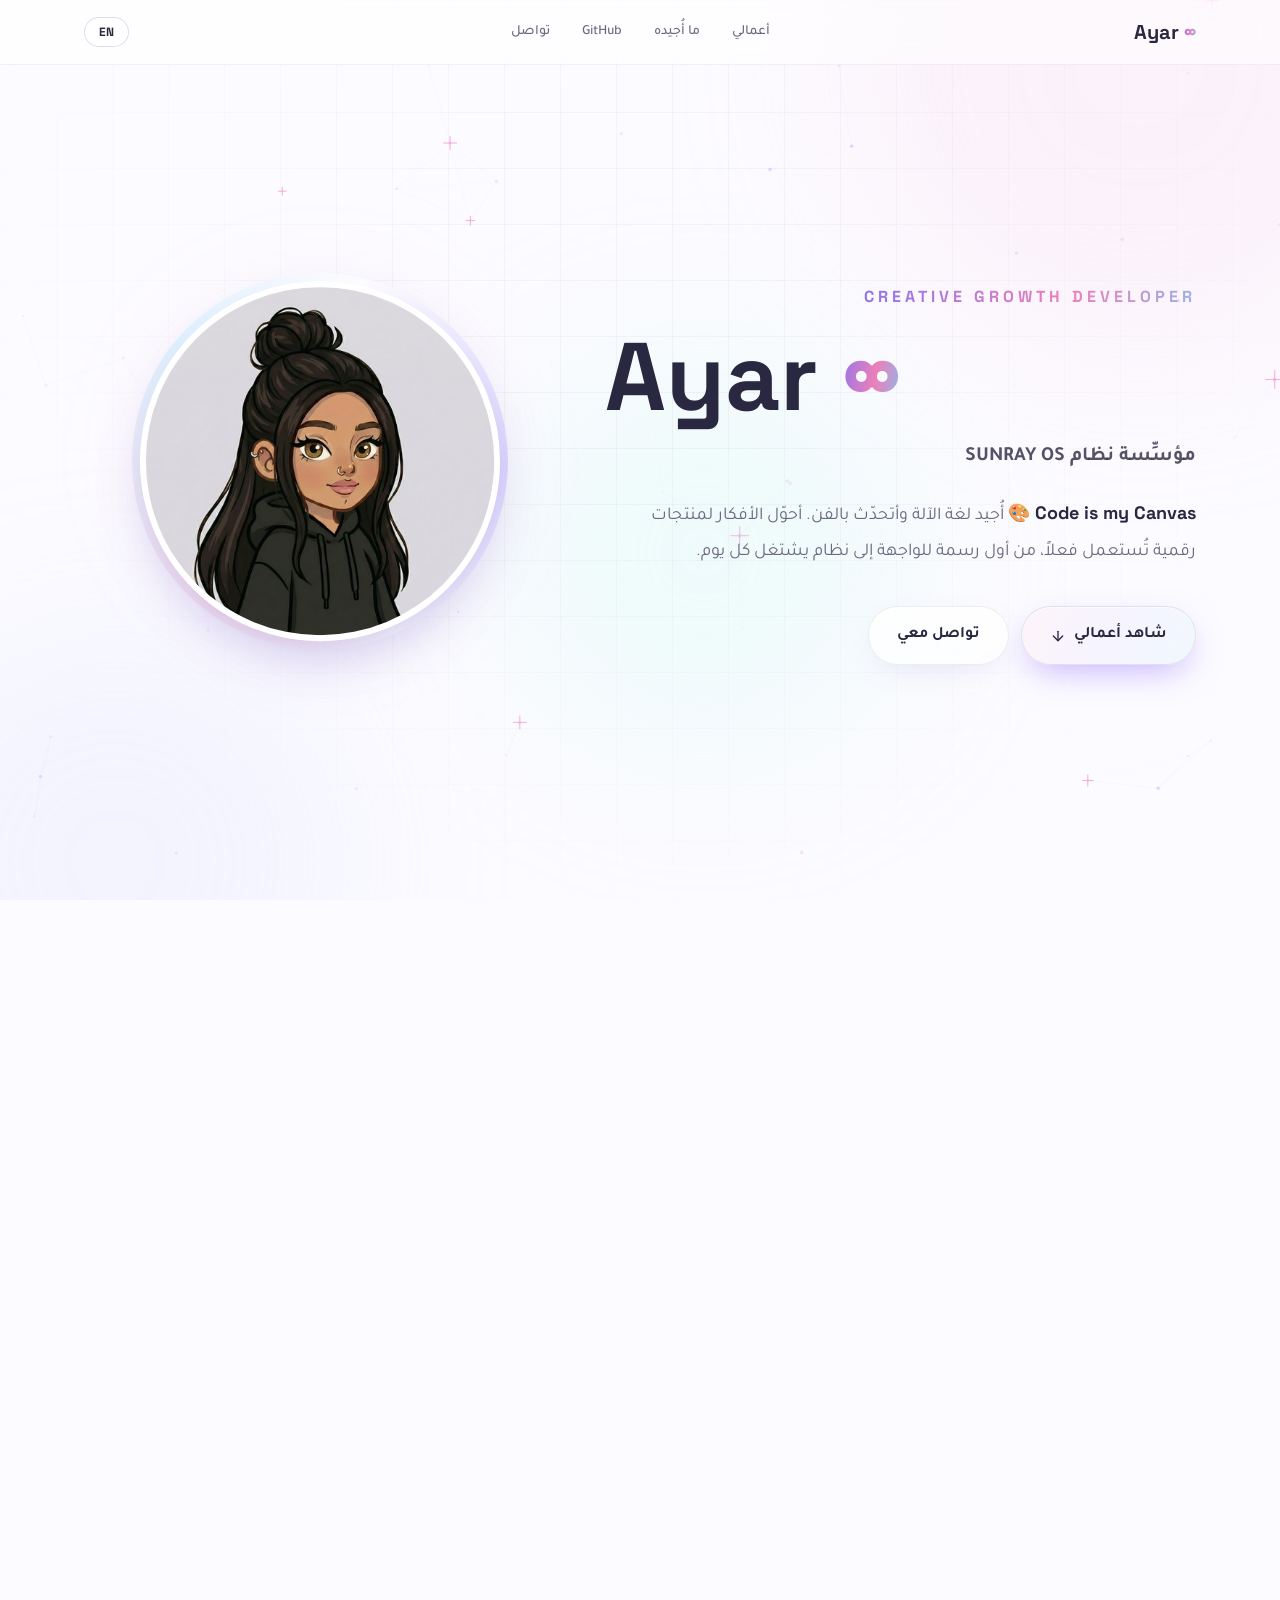
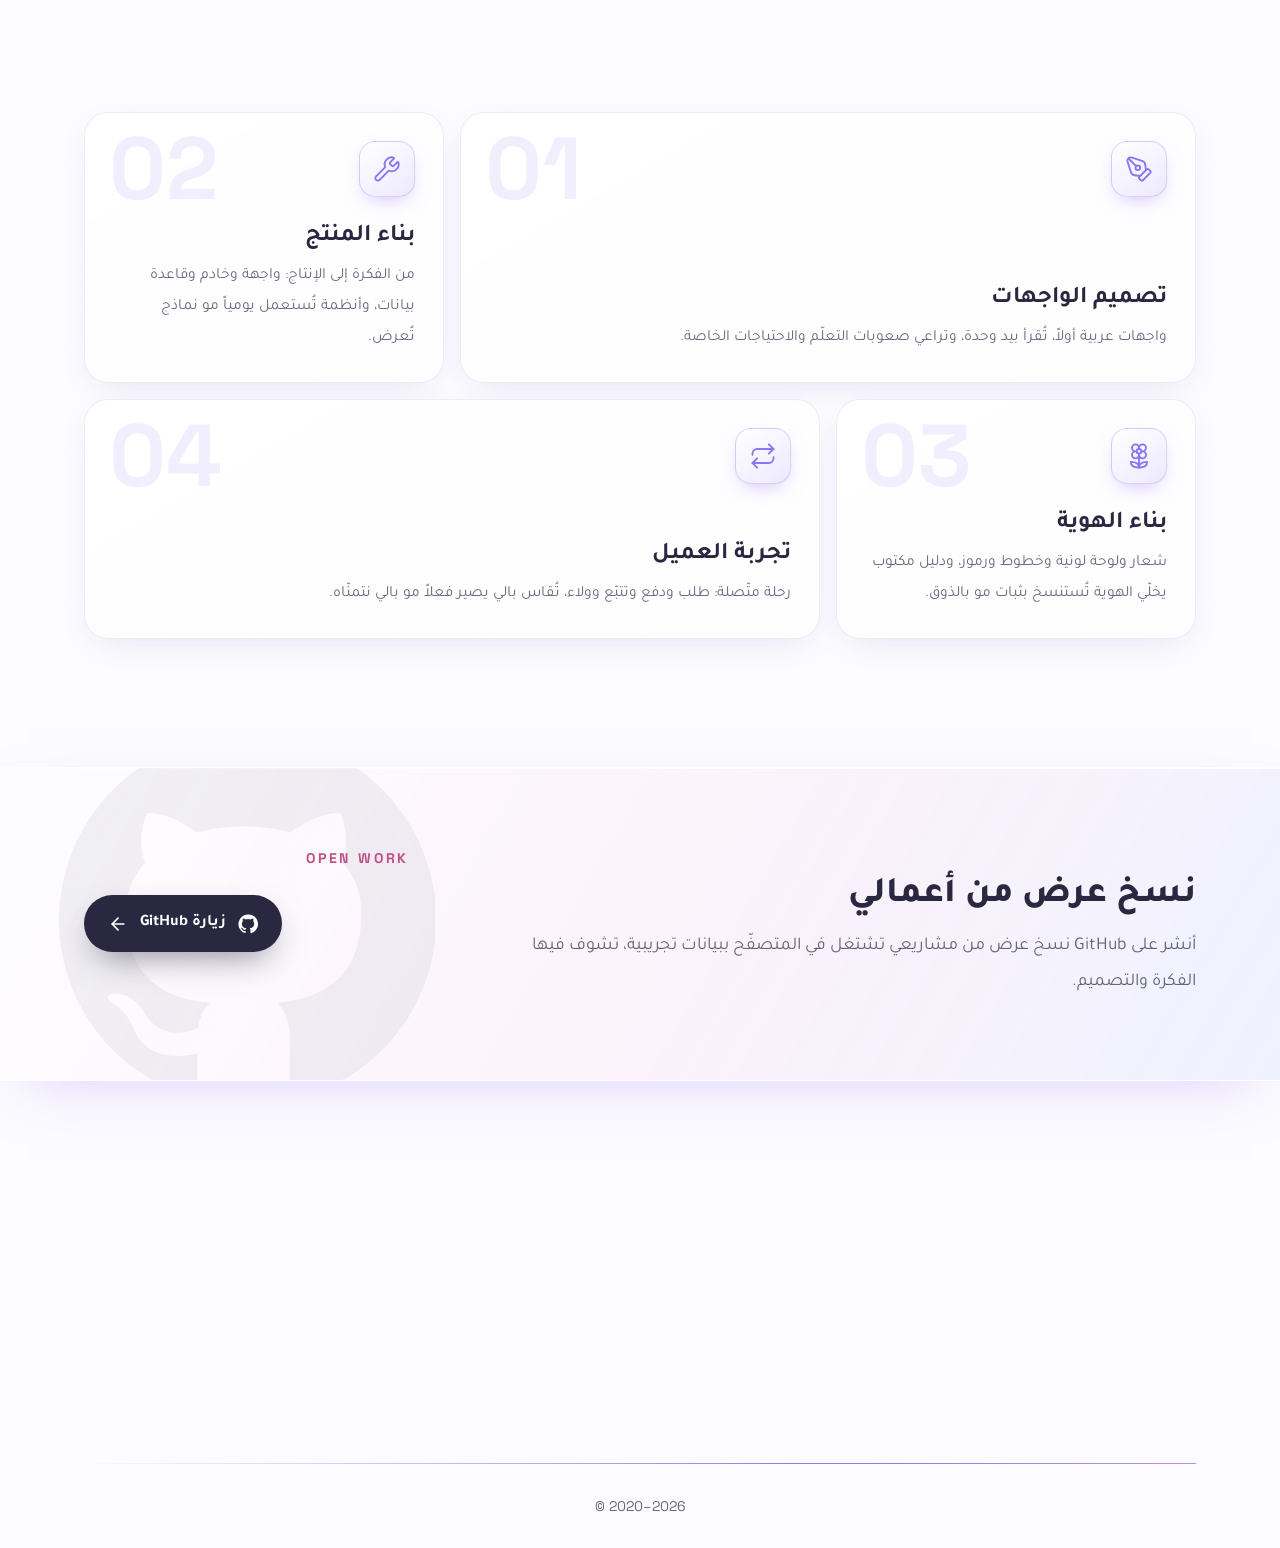
<file: index.html>
<!doctype html>
<html lang="ar" dir="rtl" style="background:#fcfbff">
  <head>
    <meta charset="UTF-8" />
    <meta name="viewport" content="width=device-width, initial-scale=1.0, viewport-fit=cover" />
    <title>Ayar ∞</title>
    <meta name="description" content="Code is my Canvas — أحوّل الأفكار لمنتجات رقمية تُستعمل فعلاً." />
    <meta name="theme-color" content="#fcfbff" />
    <meta property="og:type" content="website" />
    <meta property="og:title" content="Ayar ∞" />
    <meta property="og:description" content="Code is my Canvas 🎨" />
    <meta property="og:image" content="/og.jpg" />
    <meta name="twitter:card" content="summary_large_image" />
    <link rel="icon" href="/apple-touch-icon.png" />
    <link rel="apple-touch-icon" href="/apple-touch-icon.png" />
    <link rel="preconnect" href="https://fonts.googleapis.com" />
    <link rel="preconnect" href="https://fonts.gstatic.com" crossorigin />
    <link href="https://fonts.googleapis.com/css2?family=Tajawal:wght@400;500;700;800&family=Space+Grotesk:wght@500;700&display=swap" rel="stylesheet" />
    <!-- اللغة قبل أول رسم: لا وميض -->
    <script>
      try { if (localStorage.getItem('ayar-lang') === 'en') { document.documentElement.lang = 'en'; document.documentElement.dir = 'ltr'; } } catch (e) {}
    </script>
    <script type="module" crossorigin src="/assets/index-CkDavz5M.js"></script>
    <link rel="stylesheet" crossorigin href="/assets/index-BRfjnKB8.css">
  </head>
  <body>
    <div id="root"></div>
  </body>
</html>
</file>
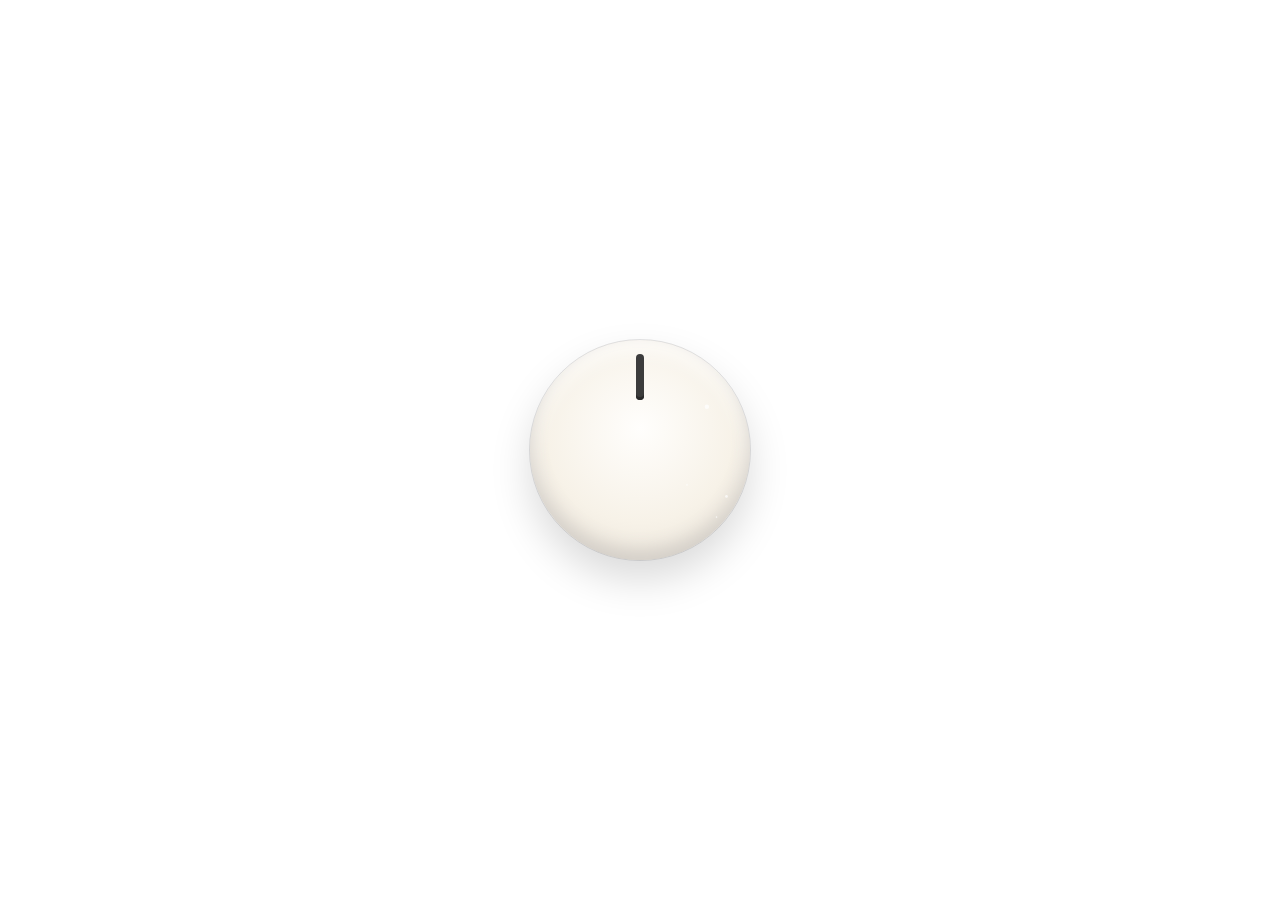
<file: works/candle.html>
<!doctype html>
<html lang="ar" dir="rtl">
<head>
<meta charset="utf-8">
<meta name="viewport" content="width=device-width,initial-scale=1">
<title>شمعة الشتاء · Ayar ∞</title>
<!-- 🕯️ الشمعة نفسها حرفياً من صفحة الشتاء (WN.HTML): الجسم والفتيل واللهب والثلج وضغطة الإشعال.
     بلا نصوص ولا شعار ولا روابط ولا خريطة. -->
<style>
:root{ --bg:#f7f7fb; --text:#1a1d24; }
*{box-sizing:border-box} html,body{margin:0;height:100%}
body{ background:transparent;color:var(--text); overflow:hidden; display:grid; place-items:center; }
#snow{position:fixed;inset:0;z-index:55;pointer-events:none}

/* --- الشمعة --- */
.candle{ appearance:none;background:none;border:none;padding:0;cursor:pointer; width:min(50vw,220px);height:min(50vw,220px); position:relative;border-radius:50%; background:radial-gradient(circle at 50% 40%, #fffefc 0%, #f7f2e8 55%, #e5ded4 100%); box-shadow: 0 20px 40px #00000025, inset 0 -10px 18px #d3cec7, inset 0 10px 20px #ffffffcc; outline:1px solid color-mix(in oklab,var(--text) 12%,transparent); z-index:50; touch-action:none; transition:transform .3s ease; }
.wick{position:absolute;top:14px;left:50%;transform:translateX(-50%);width:8px;height:46px;border-radius:8px;background:#3c3c3c;box-shadow:inset 0 -3px 0 #2a2a2a;}
.flame{ position:absolute;top:4px;left:50%; transform:translate(-50%,-24px) scale(0); width:34px;height:58px;border-radius:50% 50% 42% 42%; background:radial-gradient(ellipse at 50% 60%,#fff6c7,#ffca52 60%,#ff9a3c 90%); filter:blur(.25px) drop-shadow(0 0 22px #ffde6a) drop-shadow(0 0 44px #ffde6a); transform-origin:50% 100%; animation:flame .12s infinite alternate ease-in-out; }
@keyframes flame{to{transform:translate(-50%,-24px) scale(1.05) rotate(-1.5deg)}}
.candle.lit .flame{transform:translate(-50%,-24px) scale(1)}
</style>
</head>
<body>
<canvas id="snow"></canvas>

<button id="candle" class="candle" aria-label="أشعل الشمعة"><span class="wick"></span><span id="flame" class="flame" hidden></span></button>

<script>
const root=document.documentElement;

// الثلج
(function(){const c=document.getElementById('snow');if(!c)return;const ctx=c.getContext('2d');let W,H,flakes=[];
  function r(){c.width=W=innerWidth;c.height=H=innerHeight;flakes=Array.from({length:Math.min(260,W*H/14000)},()=>({x:Math.random()*W,y:Math.random()*H,r:Math.random()*1.9+.7,s:Math.random()+0.35}));}
  function d(){ctx.clearRect(0,0,W,H);ctx.fillStyle=root.classList.contains('dark')?"rgba(255,255,255,.95)":"rgba(255,255,255,.70)";
  flakes.forEach(f=>{f.y+=f.s;if(f.y>H)f.y=-6;ctx.beginPath();ctx.arc(f.x,f.y,f.r,0,6.28);ctx.fill()});requestAnimationFrame(d)}
  addEventListener('resize',r);r();d();})();

// الشمعة
const candle=document.getElementById('candle'), flame=document.getElementById('flame');
candle.addEventListener('click', ()=>{
  if(candle.classList.contains('lit')) return;
  candle.classList.add('lit'); flame.hidden=false;
});
</script>
</body>
</html>
</file>
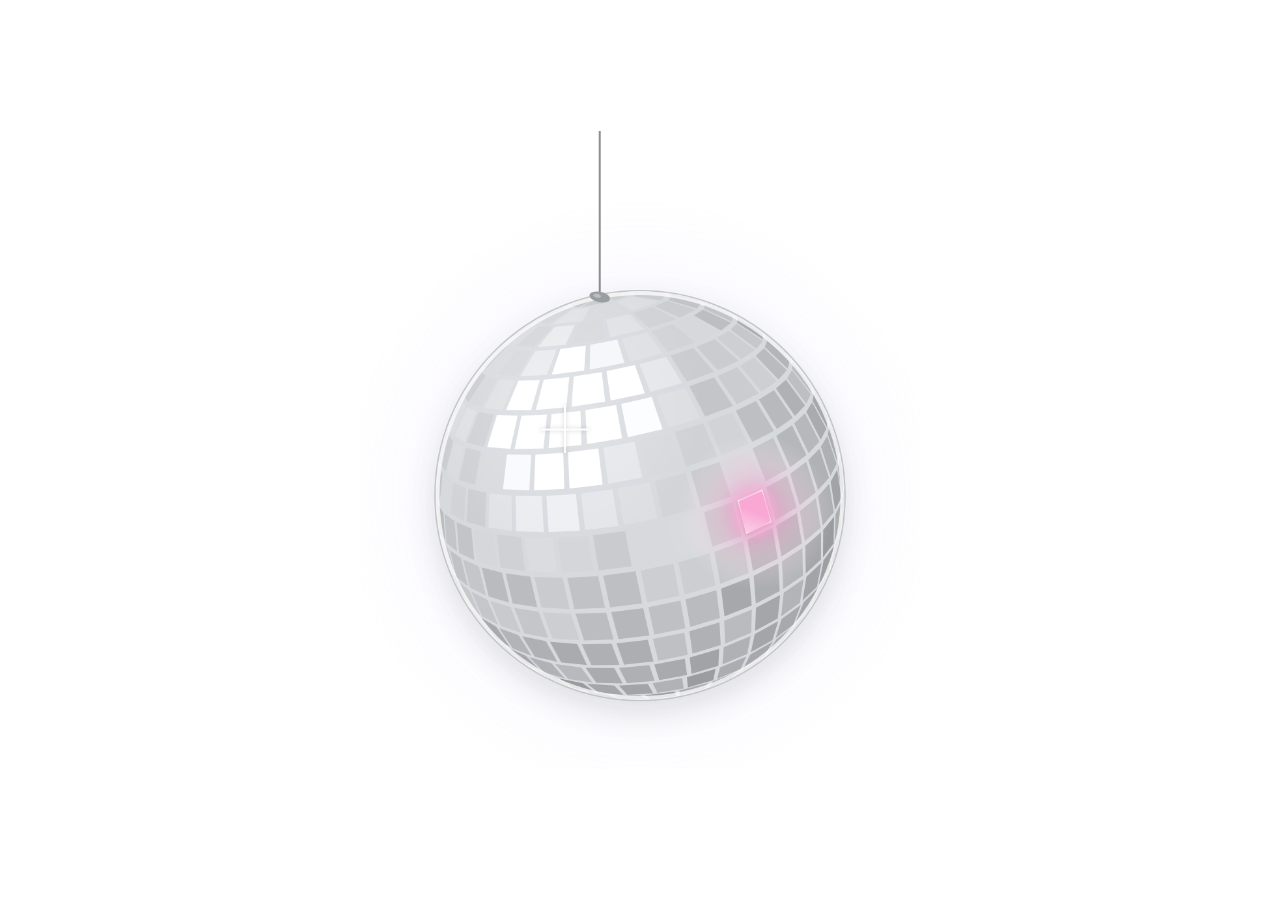
<file: works/disco.html>
<!doctype html>
<html lang="ar" dir="rtl"><head><meta charset="utf-8"><meta name="viewport" content="width=device-width,initial-scale=1"><title>كرة ديسكو · Ayar ∞</title>
<style>html,body{margin:0;height:100%;background:transparent}body{display:grid;place-items:center;overflow:hidden}.discomark{width:min(80vw,78vh,560px)}.discomark canvas{width:100%;height:auto;display:block}</style></head><body>
<div class="discomark" aria-hidden="true">
    <canvas id="disco" width="860" height="980"></canvas>
  </div>
  <script>
  (function () {
    var cv = document.getElementById('disco'); if (!cv || !cv.getContext) return;
    var g = cv.getContext('2d'), W = cv.width, H = cv.height;
    var R = 300, CX = W / 2, CY = 560;                       // نصف القطر والمركز (الخيط يتدلّى من الأعلى)
    // 📐 [2026-11-02 «غيّر الزاوية… من منظور ألطف»] كانت تُرى من تحتها ⇒ صارت من فوقها قليلاً فيظهر
    //    القطب العلوي ومربط الخيط، ومحورها مائل قليلاً، وبمنظور حقيقي (الأقرب أكبر) بدل الإسقاط المسطّح.
    var TILT = 0.42;                                           // من الأعلى: يظهر القطب العلوي
    var ROLL = 0.2;                                            // ميلان المحور (~١١°)
    var D = 3.4;                                               // بُعد الكاميرا بأنصاف الأقطار (منظور)
    var RS = R * D / Math.sqrt(D * D - 1);                     // نصف قطر الظلّ الكروي على الشاشة
    function proj(p) { var s = D / (D - p[2]); return [CX + p[0] * R * s, CY - p[1] * R * s]; }
    var L = norm([-0.55, 0.62, 0.75]), V = [0, 0, 1];          // الضوء من أعلى اليسار
    var Hh = norm([L[0] + V[0], L[1] + V[1], L[2] + V[2]]);
    function norm(v) { var m = Math.hypot(v[0], v[1], v[2]); return [v[0] / m, v[1] / m, v[2] / m]; }
    function rnd(s) { var x = Math.sin(s * 127.1 + 311.7) * 43758.5453; return x - Math.floor(x); }

    // شبكة المربّعات: أحزمة عرض، وعدد المربّعات في كل حزام يتناسب مع محيطه.
    var tiles = [], BANDS = 20;
    for (var b = 0; b < BANDS; b++) {
      var la0 = -Math.PI / 2 + Math.PI * b / BANDS, la1 = -Math.PI / 2 + Math.PI * (b + 1) / BANDS;
      var n = Math.max(6, Math.round(44 * Math.cos((la0 + la1) / 2)));
      for (var k = 0; k < n; k++) {
        tiles.push({ la0: la0, la1: la1, lo0: 2 * Math.PI * k / n, lo1: 2 * Math.PI * (k + 1) / n,
          base: 0.30 + 0.30 * rnd(tiles.length + 1), ph: rnd(tiles.length + 7) * 6.283, gold: false });
      }
    }
    // 🏷️ [2026-11-02 «شيل الكتابة… بس لون ٣ مربعات بشكل هوية كل فرع… وحطها كملصق فوق الكرة»]
    //    ثلاثة ملصقات مربّعة ثابتة على وجه الكرة (لا تدور معها) — بلا أي نصّ، لونُ كلٍّ من هوية فرعه
    //    (الملف التعريفي): الحلقة = ذهبي SUNRAY · Go = برتقالي شروق جاكس · Grove = أخضر السيقان بلمسة أصفر الوردة.
    //    [«خل الملصقات تكون لاصقة بالكورة وتمشي»] ⇒ مثبّتة على سطح الكرة (عرض/طول) وتدور معها
    //    وتختفي خلفها. موزّعة بالتساوي (كل ١٢٠°) ⇒ ملصقٌ واحد على الأقلّ ظاهرٌ طوال الدوران
    //    (المتقاربة تركت ثلث الدورة بلا أي ملصق).
    //    la/lo بالراديان · h نصف ضلع الملصق بالراديان · tw ميلان الملصق على السطح.
    var STICKERS = [
      { la: 0.26, lo: 0.000, h: 0.19, tw: -0.12, fill: '#f9a8d4', glow: 'rgba(249,168,212,.65)' },             
      { la: -0.10, lo: 2.094, h: 0.19, tw: 0.10, fill: '#a78bfa', glow: 'rgba(167,139,250,.6)' },             
      { la: 0.18, lo: 4.189, h: 0.19, tw: -0.05, fill: '#7dd3fc', glow: 'rgba(125,211,252,.6)' }, 
    ];
    // 📏 [«خلها بنفس حجم المربعات اللي بالكرة»] الملصق = مرآةٌ واحدة تماماً: يُثبَّت على مركز أقرب مرآة،
    //    بلا ميلان، وحجمه الكلّي (بالإطار الأبيض) = حجم المرآة بعد فاصلها (نصف حزام العرض × 0.86).
    var TILE_H = (Math.PI / BANDS) / 2 * 0.86, BORDER = 0.006;   // إطار رفيع كي يبقى لون الفرع غالباً
    STICKERS.forEach(function (S) {
      var best = null, bd = 1e9;
      tiles.forEach(function (t) {
        var cl = (t.la0 + t.la1) / 2, cg = (t.lo0 + t.lo1) / 2;
        var d = Math.abs(cl - S.la) + Math.abs(cg - S.lo) * Math.cos(cl);
        if (d < bd) { bd = d; best = t; }
      });
      if (best) {
        S.la = (best.la0 + best.la1) / 2; S.lo = (best.lo0 + best.lo1) / 2; S.tw = 0;
        S.hLo = (best.lo1 - best.lo0) / 2 * 0.86;              // نصف عرض المرآة بالطول (يتبع حزامها)
      }
      S.h = TILE_H - BORDER;
    });
    // نقطة على السطح بإزاحة (u,v) راديان حول مركز الملصق مع ميلانه
    function spt(S, u, v, a) {
      var cu = Math.cos(S.tw), su = Math.sin(S.tw);
      // عرض الملصق بالطول = عرض مرآة حزامه نفسه (hLo) ⇒ يطابق المرايا المجاورة تماماً
      var lonScale = S.hLo ? S.hLo / TILE_H : 1 / Math.max(0.3, Math.cos(S.la));
      return pt(S.la + (u * su + v * cu), S.lo + (u * cu - v * su) * lonScale, a);
    }
    function quad(S, h, a, inset) {
      var k = h - (inset || 0);
      return [spt(S, -k, -k, a), spt(S, k, -k, a), spt(S, k, k, a), spt(S, -k, k, a)];
    }
    function pathOf(P) { g.beginPath(); for (var j = 0; j < P.length; j++) { var Q = proj(P[j]); j ? g.lineTo(Q[0], Q[1]) : g.moveTo(Q[0], Q[1]); } g.closePath(); }

    function pt(la, lo, a) {
      var x = Math.cos(la) * Math.sin(lo + a), y = Math.sin(la), z = Math.cos(la) * Math.cos(lo + a);
      var y2 = y * Math.cos(TILT) - z * Math.sin(TILT), z2 = y * Math.sin(TILT) + z * Math.cos(TILT);
      return [x * Math.cos(ROLL) - y2 * Math.sin(ROLL), x * Math.sin(ROLL) + y2 * Math.cos(ROLL), z2];
    }
    function frame(t) {
      var a = t * 0.00022;                                    // دورة كاملة كل ~٢٨ ثانية
      g.clearRect(0, 0, W, H);
      // الهالة الخلفية
      var halo = g.createRadialGradient(CX, CY, RS * 0.6, CX, CY, RS * 1.45);
      halo.addColorStop(0, 'rgba(196,181,253,.12)'); halo.addColorStop(1, 'rgba(196,181,253,0)');
      g.fillStyle = halo; g.beginPath(); g.arc(CX, CY, RS * 1.45, 0, 6.283); g.fill();
      // ☀️ [2026-11-02 «خلها افتح… بنفس النمط الزجاجي المشرق»] القاعدة فاتحة (فواصل رمادية ناعمة)
      //    بظلّ حبريّ خفيف كبطاقات النمط — كانت فحمية #2a2b2e.
      g.save();
      g.shadowColor = 'rgba(67,67,68,.16)'; g.shadowBlur = 48; g.shadowOffsetY = 18;
      g.fillStyle = '#d6d9de'; g.beginPath(); g.arc(CX, CY, RS + 2, 0, 6.283); g.fill();
      g.restore();

      var golds = [], sparks = [];
      for (var i = 0; i < tiles.length; i++) {
        var T = tiles[i], dl = (T.la1 - T.la0) * 0.07, dg = (T.lo1 - T.lo0) * 0.07;
        var c = pt((T.la0 + T.la1) / 2, (T.lo0 + T.lo1) / 2, a);
        if (c[2] <= 1 / D + 0.02) continue;                    // الوجه الخلفي (بالمنظور: الأفق قبل z=0)
        var P = [pt(T.la0 + dl, T.lo0 + dg, a), pt(T.la0 + dl, T.lo1 - dg, a), pt(T.la1 - dl, T.lo1 - dg, a), pt(T.la1 - dl, T.lo0 + dg, a)];
        var dif = Math.max(0, c[0] * L[0] + c[1] * L[1] + c[2] * L[2]);
        var spec = Math.pow(Math.max(0, c[0] * Hh[0] + c[1] * Hh[1] + c[2] * Hh[2]), 38);
        var shimmer = 0.06 * Math.sin(t * 0.004 + T.ph);      // لمعان المرايا يرتعش قليلاً
        // درجاتٌ فاتحة (≈ 0.66–1): زجاجٌ مشرق لا مرايا داكنة، والحوافّ تخفت قليلاً فقط.
        var v = 0.60 + T.base * 0.22 + dif * 0.20 + spec * 0.55 + shimmer * 0.6;
        v *= 0.86 + 0.14 * c[2];
        g.beginPath();
        for (var j = 0; j < 4; j++) { var Q = proj(P[j]); j ? g.lineTo(Q[0], Q[1]) : g.moveTo(Q[0], Q[1]); }
        g.closePath();
        if (T.gold) { golds.push({ path: P, c: c }); continue; }
        var gv = Math.round(Math.min(1, Math.max(0, v)) * 255);
        g.fillStyle = 'rgb(' + gv + ',' + Math.min(255, gv + 1) + ',' + Math.min(255, gv + 4) + ')';
        g.fill();
        if (spec > 0.55 && Math.sin(t * 0.003 + T.ph * 3) > 0.6) { var Sp = proj(c); sparks.push([Sp[0], Sp[1], spec]); }
      }
      // 🏷️ ملصقات الفروع لاصقة بالكرة: تدور معها وتنحني على سطحها وتختفي خلفها.
      STICKERS.forEach(function (S) {
        var c = pt(S.la, S.lo, a);
        if (c[2] <= 1 / D + 0.06) return;                      // خلف الكرة الآن
        var face = Math.min(1, (c[2] - 1 / D) / 0.55);
        var Cp = proj(c), gr = (58 + 62 * face);               // [«قوّي التوهج»] هالة أوسع حول الملصق الصغير
        g.save();
        var gl2 = g.createRadialGradient(Cp[0], Cp[1], 0, Cp[0], Cp[1], gr);
        gl2.addColorStop(0, S.glow.replace(/[\d.]+\)$/, (0.95 * face).toFixed(2) + ')')); gl2.addColorStop(0.35, S.glow.replace(/[\d.]+\)$/, (0.45 * face).toFixed(2) + ')')); gl2.addColorStop(1, 'rgba(255,255,255,0)');
        g.fillStyle = gl2; g.beginPath(); g.arc(Cp[0], Cp[1], gr, 0, 6.283); g.fill();
        g.shadowColor = 'rgba(67,67,68,' + (0.28 * face).toFixed(2) + ')'; g.shadowBlur = 5; g.shadowOffsetY = 2;
        pathOf(quad(S, S.h + BORDER, a)); g.fillStyle = '#ffffff'; g.fill();        // إطار الملصق الأبيض
        g.shadowColor = 'transparent';
        pathOf(quad(S, S.h, a)); g.fillStyle = S.fill;                            // لون الفرع
        g.shadowColor = S.fill; g.shadowBlur = 26 * face; g.fill(); g.fill();      // إشعاع (Emission) بلون الفرع
        g.shadowColor = 'transparent';
        if (S.accent) {                                                           // ركن بلون ثانٍ
          var k = S.h, m = S.h * 0.45;
          pathOf([spt(S, k - m, k, a), spt(S, k, k, a), spt(S, k, k - m, a)]); g.fillStyle = S.accent; g.fill();
        }
        var P = quad(S, S.h, a), A = proj(P[0]), B = proj(P[2]);                 // لمعة زجاجية مع الضوء
        var sh = g.createLinearGradient(A[0], A[1], B[0], B[1]);
        sh.addColorStop(0, 'rgba(255,255,255,' + (0.45 * face).toFixed(2) + ')'); sh.addColorStop(0.5, 'rgba(255,255,255,0)');
        pathOf(P); g.fillStyle = sh; g.fill();
        g.restore();
      });
      // لمعات بيضاء (نجوم رباعية) — بظلّ حبريّ رقيق كي تُرى فوق الكرة الفاتحة
      g.save(); g.shadowColor = 'rgba(67,67,68,.35)'; g.shadowBlur = 6;
      sparks.forEach(function (s) {
        var r = 16 + 22 * s[2];
        g.strokeStyle = 'rgba(255,255,255,1)'; g.lineWidth = 3;
        g.beginPath(); g.moveTo(s[0] - r, s[1]); g.lineTo(s[0] + r, s[1]); g.moveTo(s[0], s[1] - r); g.lineTo(s[0], s[1] + r); g.stroke();
      });
      g.restore();
      // لمعة زجاجية عامّة أعلى اليسار
      var gl = g.createRadialGradient(CX - RS * 0.38, CY - RS * 0.42, 0, CX - RS * 0.38, CY - RS * 0.42, RS * 0.7);
      gl.addColorStop(0, 'rgba(255,255,255,.28)'); gl.addColorStop(1, 'rgba(255,255,255,0)');
      g.fillStyle = gl; g.beginPath(); g.arc(CX, CY, RS, 0, 6.283); g.fill();
      // حافّة زجاجية: خطّ أبيض داخلي + حدّ حبريّ رقيق (rgba(67,67,68,.12) كبطاقات النمط)
      g.lineWidth = 6; g.strokeStyle = 'rgba(255,255,255,.75)'; g.beginPath(); g.arc(CX, CY, RS - 3, 0, 6.283); g.stroke();
      g.lineWidth = 2; g.strokeStyle = 'rgba(67,67,68,.14)'; g.beginPath(); g.arc(CX, CY, RS + 1, 0, 6.283); g.stroke();
      // الخيط يُربط بالقطب العلوي (ظاهرٌ من هذه الزاوية) + حلقة تعليق صغيرة
      var top = proj(pt(Math.PI / 2, 0, 0));
      g.strokeStyle = 'rgba(67,67,68,.6)'; g.lineWidth = 3;
      g.beginPath(); g.moveTo(top[0], 0); g.lineTo(top[0], top[1]); g.stroke();
      g.fillStyle = '#9a9da2'; g.beginPath(); g.ellipse(top[0], top[1], 16, 8, ROLL, 0, 6.283); g.fill();
      g.fillStyle = 'rgba(255,255,255,.35)'; g.beginPath(); g.ellipse(top[0] - 4, top[1] - 2, 6, 3, ROLL, 0, 6.283); g.fill();
    }
    var still = window.matchMedia && window.matchMedia('(prefers-reduced-motion: reduce)').matches;
    if (still) { frame(4200); return; }
    (function loop(t) { frame(t || 0); requestAnimationFrame(loop); })();
  })();
  </script>
</body></html>
</file>
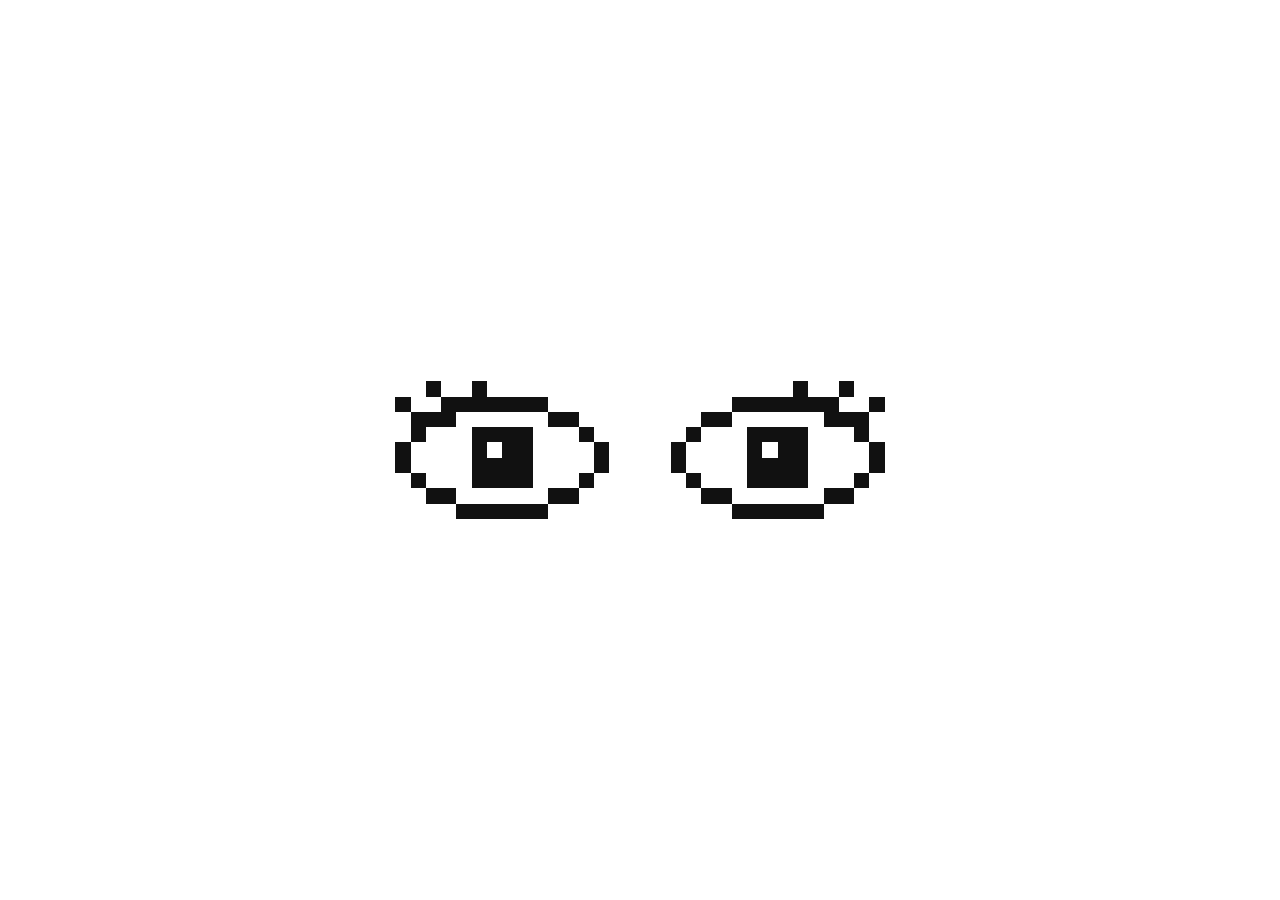
<file: works/eyes.html>
<!doctype html>
<html lang="ar" dir="rtl"><head><meta charset="utf-8"><meta name="viewport" content="width=device-width,initial-scale=1"><title>عينان بكسل · Ayar ∞</title>
<style>html,body{margin:0;height:100%;background:transparent}body{display:grid;place-items:center;overflow:hidden}.eyesmark{width:min(82vw,520px)}
.eyesmark svg{width:100%;height:auto;display:block;overflow:visible}
/* ماين كرافت: البؤبؤ يقفز بلوكاً بلوكاً (step-end) لا ينزلق */
.eyesmark .pupil{animation:eyeLook 4.8s step-end infinite}
@keyframes eyeLook{0%{transform:translateX(0)}18%{transform:translateX(-10px)}22%{transform:translateX(-20px)}26%{transform:translateX(-30px)}46%{transform:translateX(-20px)}50%{transform:translateX(-10px)}54%{transform:translateX(0)}66%{transform:translateX(10px)}70%{transform:translateX(20px)}74%{transform:translateX(30px)}92%{transform:translateX(20px)}95%{transform:translateX(10px)}98%{transform:translateX(0)}}
/* الرمشة: SMIL داخل الـSVG (الجفن ينزل ويرتفع) — هنا التفاتة البؤبؤ وحدها */
@media (prefers-reduced-motion:reduce){.eyesmark .pupil{animation:none}}</style></head><body>
<div class="eyesmark" aria-hidden="true">
    <svg viewBox="0 0 340 110" shape-rendering="crispEdges">
    <clipPath id="eyeL"><path d="M50 30h10v10h-10zM60 30h10v10h-10zM70 30h10v10h-10zM80 30h10v10h-10zM90 30h10v10h-10zM100 30h10v10h-10zM30 40h10v10h-10zM40 40h10v10h-10zM50 40h10v10h-10zM60 40h10v10h-10zM70 40h10v10h-10zM80 40h10v10h-10zM90 40h10v10h-10zM100 40h10v10h-10zM110 40h10v10h-10zM120 40h10v10h-10zM20 50h10v10h-10zM30 50h10v10h-10zM40 50h10v10h-10zM50 50h10v10h-10zM60 50h10v10h-10zM70 50h10v10h-10zM80 50h10v10h-10zM90 50h10v10h-10zM100 50h10v10h-10zM110 50h10v10h-10zM120 50h10v10h-10zM130 50h10v10h-10zM20 60h10v10h-10zM30 60h10v10h-10zM40 60h10v10h-10zM50 60h10v10h-10zM60 60h10v10h-10zM70 60h10v10h-10zM80 60h10v10h-10zM90 60h10v10h-10zM100 60h10v10h-10zM110 60h10v10h-10zM120 60h10v10h-10zM130 60h10v10h-10zM30 70h10v10h-10zM40 70h10v10h-10zM50 70h10v10h-10zM60 70h10v10h-10zM70 70h10v10h-10zM80 70h10v10h-10zM90 70h10v10h-10zM100 70h10v10h-10zM110 70h10v10h-10zM120 70h10v10h-10zM50 80h10v10h-10zM60 80h10v10h-10zM70 80h10v10h-10zM80 80h10v10h-10zM90 80h10v10h-10zM100 80h10v10h-10z"/></clipPath>
    <path fill="#fff" d="M50 30h10v10h-10zM60 30h10v10h-10zM70 30h10v10h-10zM80 30h10v10h-10zM90 30h10v10h-10zM100 30h10v10h-10zM30 40h10v10h-10zM40 40h10v10h-10zM50 40h10v10h-10zM60 40h10v10h-10zM70 40h10v10h-10zM80 40h10v10h-10zM90 40h10v10h-10zM100 40h10v10h-10zM110 40h10v10h-10zM120 40h10v10h-10zM20 50h10v10h-10zM30 50h10v10h-10zM40 50h10v10h-10zM50 50h10v10h-10zM60 50h10v10h-10zM70 50h10v10h-10zM80 50h10v10h-10zM90 50h10v10h-10zM100 50h10v10h-10zM110 50h10v10h-10zM120 50h10v10h-10zM130 50h10v10h-10zM20 60h10v10h-10zM30 60h10v10h-10zM40 60h10v10h-10zM50 60h10v10h-10zM60 60h10v10h-10zM70 60h10v10h-10zM80 60h10v10h-10zM90 60h10v10h-10zM100 60h10v10h-10zM110 60h10v10h-10zM120 60h10v10h-10zM130 60h10v10h-10zM30 70h10v10h-10zM40 70h10v10h-10zM50 70h10v10h-10zM60 70h10v10h-10zM70 70h10v10h-10zM80 70h10v10h-10zM90 70h10v10h-10zM100 70h10v10h-10zM110 70h10v10h-10zM120 70h10v10h-10zM50 80h10v10h-10zM60 80h10v10h-10zM70 80h10v10h-10zM80 80h10v10h-10zM90 80h10v10h-10zM100 80h10v10h-10z"/>
    <g clip-path="url(#eyeL)">
      <g class="pupil"><path fill="#111" d="M60 40h40v40h-40z"/><path fill="#fff" d="M70 50h10v10h-10z"/></g>
      <rect x="20" y="30" width="120" height="0" fill="#fffcf3"><animate attributeName="height" dur="6s" repeatCount="indefinite" calcMode="discrete" keyTimes="0;.46;.475;.49;.51;.525;.54;1" values="0;0;10;20;30;20;10;0"/></rect>
      <rect x="20" y="30" width="120" height="0" fill="#111"><animate attributeName="height" dur="6s" repeatCount="indefinite" calcMode="discrete" keyTimes="0;.46;.475;.49;.51;.525;.54;1" values="0;0;10;10;10;10;10;0"/><animate attributeName="y" dur="6s" repeatCount="indefinite" calcMode="discrete" keyTimes="0;.46;.475;.49;.51;.525;.54;1" values="30;30;30;40;60;40;30;30"/></rect>
      <rect x="20" y="70" width="120" height="0" fill="#fffcf3"><animate attributeName="height" dur="6s" repeatCount="indefinite" calcMode="discrete" keyTimes="0;.46;.475;.49;.51;.525;.54;1" values="0;0;0;0;20;0;0;0"/></rect>
    </g>
    <path fill="#111" d="M50 20h10v10h-10zM60 20h10v10h-10zM70 20h10v10h-10zM80 20h10v10h-10zM90 20h10v10h-10zM100 20h10v10h-10zM30 30h10v10h-10zM40 30h10v10h-10zM110 30h10v10h-10zM120 30h10v10h-10zM20 40h10v10h-10zM130 40h10v10h-10zM10 50h10v10h-10zM140 50h10v10h-10zM10 60h10v10h-10zM140 60h10v10h-10zM20 70h10v10h-10zM130 70h10v10h-10zM30 80h10v10h-10zM40 80h10v10h-10zM110 80h10v10h-10zM120 80h10v10h-10zM50 90h10v10h-10zM60 90h10v10h-10zM70 90h10v10h-10zM80 90h10v10h-10zM90 90h10v10h-10zM100 90h10v10h-10zM20 30h10v10h-10zM10 20h10v10h-10zM40 20h10v10h-10zM30 10h10v10h-10zM60 10h10v10h-10z"/>
    <clipPath id="eyeR"><path d="M230 30h10v10h-10zM240 30h10v10h-10zM250 30h10v10h-10zM260 30h10v10h-10zM270 30h10v10h-10zM280 30h10v10h-10zM210 40h10v10h-10zM220 40h10v10h-10zM230 40h10v10h-10zM240 40h10v10h-10zM250 40h10v10h-10zM260 40h10v10h-10zM270 40h10v10h-10zM280 40h10v10h-10zM290 40h10v10h-10zM300 40h10v10h-10zM200 50h10v10h-10zM210 50h10v10h-10zM220 50h10v10h-10zM230 50h10v10h-10zM240 50h10v10h-10zM250 50h10v10h-10zM260 50h10v10h-10zM270 50h10v10h-10zM280 50h10v10h-10zM290 50h10v10h-10zM300 50h10v10h-10zM310 50h10v10h-10zM200 60h10v10h-10zM210 60h10v10h-10zM220 60h10v10h-10zM230 60h10v10h-10zM240 60h10v10h-10zM250 60h10v10h-10zM260 60h10v10h-10zM270 60h10v10h-10zM280 60h10v10h-10zM290 60h10v10h-10zM300 60h10v10h-10zM310 60h10v10h-10zM210 70h10v10h-10zM220 70h10v10h-10zM230 70h10v10h-10zM240 70h10v10h-10zM250 70h10v10h-10zM260 70h10v10h-10zM270 70h10v10h-10zM280 70h10v10h-10zM290 70h10v10h-10zM300 70h10v10h-10zM230 80h10v10h-10zM240 80h10v10h-10zM250 80h10v10h-10zM260 80h10v10h-10zM270 80h10v10h-10zM280 80h10v10h-10z"/></clipPath>
    <path fill="#fff" d="M230 30h10v10h-10zM240 30h10v10h-10zM250 30h10v10h-10zM260 30h10v10h-10zM270 30h10v10h-10zM280 30h10v10h-10zM210 40h10v10h-10zM220 40h10v10h-10zM230 40h10v10h-10zM240 40h10v10h-10zM250 40h10v10h-10zM260 40h10v10h-10zM270 40h10v10h-10zM280 40h10v10h-10zM290 40h10v10h-10zM300 40h10v10h-10zM200 50h10v10h-10zM210 50h10v10h-10zM220 50h10v10h-10zM230 50h10v10h-10zM240 50h10v10h-10zM250 50h10v10h-10zM260 50h10v10h-10zM270 50h10v10h-10zM280 50h10v10h-10zM290 50h10v10h-10zM300 50h10v10h-10zM310 50h10v10h-10zM200 60h10v10h-10zM210 60h10v10h-10zM220 60h10v10h-10zM230 60h10v10h-10zM240 60h10v10h-10zM250 60h10v10h-10zM260 60h10v10h-10zM270 60h10v10h-10zM280 60h10v10h-10zM290 60h10v10h-10zM300 60h10v10h-10zM310 60h10v10h-10zM210 70h10v10h-10zM220 70h10v10h-10zM230 70h10v10h-10zM240 70h10v10h-10zM250 70h10v10h-10zM260 70h10v10h-10zM270 70h10v10h-10zM280 70h10v10h-10zM290 70h10v10h-10zM300 70h10v10h-10zM230 80h10v10h-10zM240 80h10v10h-10zM250 80h10v10h-10zM260 80h10v10h-10zM270 80h10v10h-10zM280 80h10v10h-10z"/>
    <g clip-path="url(#eyeR)">
      <g class="pupil"><path fill="#111" d="M240 40h40v40h-40z"/><path fill="#fff" d="M250 50h10v10h-10z"/></g>
      <rect x="200" y="30" width="120" height="0" fill="#fffcf3"><animate attributeName="height" dur="6s" repeatCount="indefinite" calcMode="discrete" keyTimes="0;.46;.475;.49;.51;.525;.54;1" values="0;0;10;20;30;20;10;0"/></rect>
      <rect x="200" y="30" width="120" height="0" fill="#111"><animate attributeName="height" dur="6s" repeatCount="indefinite" calcMode="discrete" keyTimes="0;.46;.475;.49;.51;.525;.54;1" values="0;0;10;10;10;10;10;0"/><animate attributeName="y" dur="6s" repeatCount="indefinite" calcMode="discrete" keyTimes="0;.46;.475;.49;.51;.525;.54;1" values="30;30;30;40;60;40;30;30"/></rect>
      <rect x="200" y="70" width="120" height="0" fill="#fffcf3"><animate attributeName="height" dur="6s" repeatCount="indefinite" calcMode="discrete" keyTimes="0;.46;.475;.49;.51;.525;.54;1" values="0;0;0;0;20;0;0;0"/></rect>
    </g>
    <path fill="#111" d="M230 20h10v10h-10zM240 20h10v10h-10zM250 20h10v10h-10zM260 20h10v10h-10zM270 20h10v10h-10zM280 20h10v10h-10zM210 30h10v10h-10zM220 30h10v10h-10zM290 30h10v10h-10zM300 30h10v10h-10zM200 40h10v10h-10zM310 40h10v10h-10zM190 50h10v10h-10zM320 50h10v10h-10zM190 60h10v10h-10zM320 60h10v10h-10zM200 70h10v10h-10zM310 70h10v10h-10zM210 80h10v10h-10zM220 80h10v10h-10zM290 80h10v10h-10zM300 80h10v10h-10zM230 90h10v10h-10zM240 90h10v10h-10zM250 90h10v10h-10zM260 90h10v10h-10zM270 90h10v10h-10zM280 90h10v10h-10zM310 30h10v10h-10zM320 20h10v10h-10zM290 20h10v10h-10zM300 10h10v10h-10zM270 10h10v10h-10z"/>
    </svg>
  </div>
</body></html>
</file>
<file: assets/index-BRfjnKB8.css>
/*! tailwindcss v4.3.4 | MIT License | https://tailwindcss.com */
@layer properties{@supports (((-webkit-hyphens:none)) and (not (margin-trim:block))) or ((-moz-orient:inline) and (not (color:rgb(from red r g b)))){*,:before,:after,::backdrop{--tw-border-style:solid;--tw-leading:initial;--tw-font-weight:initial;--tw-tracking:initial;--tw-shadow:0 0 #0000;--tw-shadow-color:initial;--tw-shadow-alpha:100%;--tw-inset-shadow:0 0 #0000;--tw-inset-shadow-color:initial;--tw-inset-shadow-alpha:100%;--tw-ring-color:initial;--tw-ring-shadow:0 0 #0000;--tw-inset-ring-color:initial;--tw-inset-ring-shadow:0 0 #0000;--tw-ring-inset:initial;--tw-ring-offset-width:0px;--tw-ring-offset-color:#fff;--tw-ring-offset-shadow:0 0 #0000;--tw-blur:initial;--tw-brightness:initial;--tw-contrast:initial;--tw-grayscale:initial;--tw-hue-rotate:initial;--tw-invert:initial;--tw-opacity:initial;--tw-saturate:initial;--tw-sepia:initial;--tw-drop-shadow:initial;--tw-drop-shadow-color:initial;--tw-drop-shadow-alpha:100%;--tw-drop-shadow-size:initial;--tw-backdrop-blur:initial;--tw-backdrop-brightness:initial;--tw-backdrop-contrast:initial;--tw-backdrop-grayscale:initial;--tw-backdrop-hue-rotate:initial;--tw-backdrop-invert:initial;--tw-backdrop-opacity:initial;--tw-backdrop-saturate:initial;--tw-backdrop-sepia:initial;--tw-duration:initial;--tw-scale-x:1;--tw-scale-y:1;--tw-scale-z:1}}}@layer theme{:root,:host{--font-sans:-apple-system, BlinkMacSystemFont, "Segoe UI", Roboto, "Helvetica Neue", "Noto Sans", Arial, sans-serif, "Apple Color Emoji", "Segoe UI Emoji", "Segoe UI Symbol", "Noto Color Emoji";--font-mono:ui-monospace, SFMono-Regular, Menlo, Monaco, Consolas, "Liberation Mono", "Courier New", monospace;--color-white:#fff;--spacing:.25rem;--container-lg:32rem;--container-xl:36rem;--container-2xl:42rem;--container-6xl:72rem;--text-xs:.75rem;--text-xs--line-height:calc(1 / .75);--text-sm:.875rem;--text-sm--line-height:calc(1.25 / .875);--text-base:1rem;--text-base--line-height:calc(1.5 / 1);--text-lg:1.125rem;--text-lg--line-height:calc(1.75 / 1.125);--text-xl:1.25rem;--text-xl--line-height:calc(1.75 / 1.25);--text-2xl:1.5rem;--text-2xl--line-height:calc(2 / 1.5);--text-3xl:1.875rem;--text-3xl--line-height:calc(2.25 / 1.875);--text-4xl:2.25rem;--text-4xl--line-height:calc(2.5 / 2.25);--text-6xl:3.75rem;--text-6xl--line-height:1;--text-8xl:6rem;--text-8xl--line-height:1;--font-weight-medium:500;--font-weight-bold:700;--font-weight-extrabold:800;--leading-snug:1.375;--leading-relaxed:1.625;--leading-loose:2;--radius-2xl:1rem;--radius-3xl:1.5rem;--blur-md:12px;--blur-2xl:40px;--default-transition-duration:.15s;--default-transition-timing-function:cubic-bezier(.4, 0, .2, 1);--default-font-family:var(--font-sans);--default-mono-font-family:var(--font-mono);--font-ar:"Tajawal", system-ui, sans-serif;--font-en:"Space Grotesk", "Tajawal", system-ui, sans-serif;--color-paper:#fcfbff;--color-ink:#2a2840;--color-mute:#6b6880;--color-honey:#8b75f0;--color-honey-2:#f9a8d4;--color-honey-3:#ede9fe;--color-rose:#f9a8d4}}@layer base{*,:after,:before,::backdrop{box-sizing:border-box;border:0 solid;margin:0;padding:0}::file-selector-button{box-sizing:border-box;border:0 solid;margin:0;padding:0}html,:host{-webkit-text-size-adjust:100%;tab-size:4;line-height:1.5;font-family:var(--default-font-family,-apple-system, BlinkMacSystemFont, "Segoe UI", Roboto, "Helvetica Neue", "Noto Sans", Arial, sans-serif, "Apple Color Emoji", "Segoe UI Emoji", "Segoe UI Symbol", "Noto Color Emoji");font-feature-settings:var(--default-font-feature-settings,normal);font-variation-settings:var(--default-font-variation-settings,normal);-webkit-tap-highlight-color:transparent}hr{height:0;color:inherit;border-top-width:1px}abbr:where([title]){-webkit-text-decoration:underline dotted;text-decoration:underline dotted}h1,h2,h3,h4,h5,h6{font-size:inherit;font-weight:inherit}a{color:inherit;-webkit-text-decoration:inherit;-webkit-text-decoration:inherit;-webkit-text-decoration:inherit;-webkit-text-decoration:inherit;text-decoration:inherit}b,strong{font-weight:bolder}code,kbd,samp,pre{font-family:var(--default-mono-font-family,ui-monospace, SFMono-Regular, Menlo, Monaco, Consolas, "Liberation Mono", "Courier New", monospace);font-feature-settings:var(--default-mono-font-feature-settings,normal);font-variation-settings:var(--default-mono-font-variation-settings,normal);font-size:1em}small{font-size:80%}sub,sup{vertical-align:baseline;font-size:75%;line-height:0;position:relative}sub{bottom:-.25em}sup{top:-.5em}table{text-indent:0;border-color:inherit;border-collapse:collapse}:-moz-focusring:where(:not(iframe)){outline:auto}progress{vertical-align:baseline}summary{display:list-item}ol,ul,menu{list-style:none}img,svg,video,canvas,audio,iframe,embed,object{vertical-align:middle;display:block}img,video{max-width:100%;height:auto}button,input,select,optgroup,textarea{font:inherit;font-feature-settings:inherit;font-variation-settings:inherit;letter-spacing:inherit;color:inherit;opacity:1;background-color:#0000;border-radius:0}::file-selector-button{font:inherit;font-feature-settings:inherit;font-variation-settings:inherit;letter-spacing:inherit;color:inherit;opacity:1;background-color:#0000;border-radius:0}:where(select:is([multiple],[size])) optgroup{font-weight:bolder}:where(select:is([multiple],[size])) optgroup option{padding-inline-start:20px}::file-selector-button{margin-inline-end:4px}::placeholder{opacity:1}@supports (not ((-webkit-appearance:-apple-pay-button))) or (contain-intrinsic-size:1px){::placeholder{color:currentColor}@supports (color:color-mix(in lab, red, red)){::placeholder{color:color-mix(in oklab, currentcolor 50%, transparent)}}}textarea{resize:vertical}::-webkit-search-decoration{-webkit-appearance:none}::-webkit-date-and-time-value{min-height:1lh;text-align:inherit}::-webkit-datetime-edit{display:inline-flex}::-webkit-datetime-edit-fields-wrapper{padding:0}::-webkit-datetime-edit{padding-block:0}::-webkit-datetime-edit-year-field{padding-block:0}::-webkit-datetime-edit-month-field{padding-block:0}::-webkit-datetime-edit-day-field{padding-block:0}::-webkit-datetime-edit-hour-field{padding-block:0}::-webkit-datetime-edit-minute-field{padding-block:0}::-webkit-datetime-edit-second-field{padding-block:0}::-webkit-datetime-edit-millisecond-field{padding-block:0}::-webkit-datetime-edit-meridiem-field{padding-block:0}::-webkit-calendar-picker-indicator{line-height:1}:-moz-ui-invalid{box-shadow:none}button,input:where([type=button],[type=reset],[type=submit]){appearance:button}::file-selector-button{appearance:button}::-webkit-inner-spin-button{height:auto}::-webkit-outer-spin-button{height:auto}[hidden]:where(:not([hidden=until-found])){display:none!important}}@layer components;@layer utilities{.pointer-events-none{pointer-events:none}.visible{visibility:visible}.absolute{position:absolute}.fixed{position:fixed}.relative{position:relative}.sticky{position:sticky}.-inset-2{inset:calc(var(--spacing) * -2)}.-inset-8{inset:calc(var(--spacing) * -8)}.inset-0{inset:0}.inset-x-3{inset-inline:calc(var(--spacing) * 3)}.end-6{inset-inline-end:calc(var(--spacing) * 6)}.end-\[4\%\]{inset-inline-end:4%}.-top-10{top:calc(var(--spacing) * -10)}.top-0{top:0}.top-3{top:calc(var(--spacing) * 3)}.-bottom-0\.5{bottom:calc(var(--spacing) * -.5)}.-z-10{z-index:calc(10 * -1)}.z-30{z-index:30}.order-first{order:-9999}.m-0{margin:0}.m-6{margin:calc(var(--spacing) * 6)}.mx-auto{margin-inline:auto}.mt-2{margin-top:calc(var(--spacing) * 2)}.mt-3{margin-top:calc(var(--spacing) * 3)}.mt-4{margin-top:calc(var(--spacing) * 4)}.mt-6{margin-top:calc(var(--spacing) * 6)}.mt-10{margin-top:calc(var(--spacing) * 10)}.mb-0{margin-bottom:0}.mb-2{margin-bottom:calc(var(--spacing) * 2)}.mb-3{margin-bottom:calc(var(--spacing) * 3)}.mb-8{margin-bottom:calc(var(--spacing) * 8)}.mb-9{margin-bottom:calc(var(--spacing) * 9)}.block{display:block}.flex{display:flex}.grid{display:grid}.hidden{display:none}.inline{display:inline}.inline-block{display:inline-block}.inline-flex{display:inline-flex}.aspect-\[4\/3\]{aspect-ratio:4/3}.size-3\.5{width:calc(var(--spacing) * 3.5);height:calc(var(--spacing) * 3.5)}.size-4{width:calc(var(--spacing) * 4);height:calc(var(--spacing) * 4)}.size-5{width:calc(var(--spacing) * 5);height:calc(var(--spacing) * 5)}.size-6{width:calc(var(--spacing) * 6);height:calc(var(--spacing) * 6)}.size-7{width:calc(var(--spacing) * 7);height:calc(var(--spacing) * 7)}.size-8{width:calc(var(--spacing) * 8);height:calc(var(--spacing) * 8)}.size-10{width:calc(var(--spacing) * 10);height:calc(var(--spacing) * 10)}.size-12{width:calc(var(--spacing) * 12);height:calc(var(--spacing) * 12)}.size-14{width:calc(var(--spacing) * 14);height:calc(var(--spacing) * 14)}.size-72{width:calc(var(--spacing) * 72);height:calc(var(--spacing) * 72)}.size-\[240px\]{width:240px;height:240px}.size-full{width:100%;height:100%}.h-0\.5{height:calc(var(--spacing) * .5)}.h-1{height:var(--spacing)}.h-16{height:calc(var(--spacing) * 16)}.min-h-\[220px\]{min-height:220px}.w-14{width:calc(var(--spacing) * 14)}.max-w-2xl{max-width:var(--container-2xl)}.max-w-6xl{max-width:var(--container-6xl)}.max-w-lg{max-width:var(--container-lg)}.max-w-xl{max-width:var(--container-xl)}.flex-1{flex:1}.shrink-0{flex-shrink:0}.resize{resize:both}.scroll-mt-24{scroll-margin-top:calc(var(--spacing) * 24)}.grid-cols-\[1fr_auto_1fr\]{grid-template-columns:1fr auto 1fr}.flex-col{flex-direction:column}.flex-wrap{flex-wrap:wrap}.place-items-center{place-items:center}.items-center{align-items:center}.items-start{align-items:flex-start}.justify-between{justify-content:space-between}.justify-center{justify-content:center}.gap-1{gap:var(--spacing)}.gap-1\.5{gap:calc(var(--spacing) * 1.5)}.gap-2{gap:calc(var(--spacing) * 2)}.gap-2\.5{gap:calc(var(--spacing) * 2.5)}.gap-3{gap:calc(var(--spacing) * 3)}.gap-4{gap:calc(var(--spacing) * 4)}.gap-5{gap:calc(var(--spacing) * 5)}.gap-6{gap:calc(var(--spacing) * 6)}.gap-12{gap:calc(var(--spacing) * 12)}.justify-self-end{justify-self:flex-end}.justify-self-start{justify-self:flex-start}.overflow-hidden{overflow:hidden}.rounded-2xl{border-radius:var(--radius-2xl)}.rounded-3xl{border-radius:var(--radius-3xl)}.rounded-full{border-radius:2147483647px}.border{border-style:var(--tw-border-style);border-width:1px}.border-0{border-style:var(--tw-border-style);border-width:0}.border-\[6px\]{border-style:var(--tw-border-style);border-width:6px}.border-y{border-block-style:var(--tw-border-style);border-block-width:1px}.border-b{border-bottom-style:var(--tw-border-style);border-bottom-width:1px}.border-dashed{--tw-border-style:dashed;border-style:dashed}.border-honey\/30{border-color:#8b75f04d}@supports (color:color-mix(in lab, red, red)){.border-honey\/30{border-color:color-mix(in oklab, var(--color-honey) 30%, transparent)}}.border-ink\/15{border-color:#2a284026}@supports (color:color-mix(in lab, red, red)){.border-ink\/15{border-color:color-mix(in oklab, var(--color-ink) 15%, transparent)}}.border-ink\/\[\.06\]{border-color:#2a28400f}@supports (color:color-mix(in lab, red, red)){.border-ink\/\[\.06\]{border-color:color-mix(in oklab, var(--color-ink) 6%, transparent)}}.border-white{border-color:var(--color-white)}.bg-honey-3\/40{background-color:#ede9fe66}@supports (color:color-mix(in lab, red, red)){.bg-honey-3\/40{background-color:color-mix(in oklab, var(--color-honey-3) 40%, transparent)}}.bg-honey-3\/50{background-color:#ede9fe80}@supports (color:color-mix(in lab, red, red)){.bg-honey-3\/50{background-color:color-mix(in oklab, var(--color-honey-3) 50%, transparent)}}.bg-honey-3\/60{background-color:#ede9fe99}@supports (color:color-mix(in lab, red, red)){.bg-honey-3\/60{background-color:color-mix(in oklab, var(--color-honey-3) 60%, transparent)}}.bg-ink{background-color:var(--color-ink)}.bg-white\/55{background-color:#ffffff8c}@supports (color:color-mix(in lab, red, red)){.bg-white\/55{background-color:color-mix(in oklab, var(--color-white) 55%, transparent)}}.bg-white\/70{background-color:#ffffffb3}@supports (color:color-mix(in lab, red, red)){.bg-white\/70{background-color:color-mix(in oklab, var(--color-white) 70%, transparent)}}.bg-\[conic-gradient\(from_0deg\,\#ddd6fe\,\#ffffff_18\%\,\#fbe4f0_35\%\,\#e0f2fe_60\%\,\#ffffff_78\%\,\#ddd6fe\)\]{background-image:conic-gradient(#ddd6fe,#fff 18%,#fbe4f0 35%,#e0f2fe 60%,#fff 78%,#ddd6fe)}.bg-\[linear-gradient\(90deg\,\#a78bfa\,\#bae6fd\,\#a78bfa\)\]{background-image:linear-gradient(90deg,#a78bfa,#bae6fd,#a78bfa)}.bg-\[linear-gradient\(120deg\,\#fdfcff_5\%\,rgba\(251\,207\,232\,\.18\)_55\%\,rgba\(199\,210\,254\,\.24\)\)\]{background-image:linear-gradient(120deg,#fdfcff 5%,#fbcfe82e 55%,#c7d2fe3d)}.bg-\[linear-gradient\(145deg\,\#fff\,\#ede9fe\)\]{background-image:linear-gradient(145deg,#fff,#ede9fe)}.bg-\[linear-gradient\(170deg\,\#e9edfb\,\#f3f5fd_55\%\,\#fafbff\)\]{background-image:linear-gradient(170deg,#e9edfb,#f3f5fd 55%,#fafbff)}.bg-\[linear-gradient\(170deg\,\#f3f9fe\,\#f8fbff_55\%\,\#fff\)\]{background-image:linear-gradient(170deg,#f3f9fe,#f8fbff 55%,#fff)}.bg-\[linear-gradient\(170deg\,\#fdf6fa\,\#fefafc_55\%\,\#fff\)\]{background-image:linear-gradient(170deg,#fdf6fa,#fefafc 55%,#fff)}.bg-\[radial-gradient\(circle\,rgba\(221\,214\,254\,\.45\)\,rgba\(249\,168\,212\,\.12\)_45\%\,transparent_70\%\)\]{background-image:radial-gradient(circle,#ddd6fe73,#f9a8d41f 45%,#0000 70%)}.bg-\[radial-gradient\(circle_at_50\%_40\%\,\#fdfcff\,\#f1eefe\)\]{background-image:radial-gradient(circle at 50% 40%,#fdfcff,#f1eefe)}.object-cover{object-fit:cover}.p-6{padding:calc(var(--spacing) * 6)}.p-7{padding:calc(var(--spacing) * 7)}.px-2\.5{padding-inline:calc(var(--spacing) * 2.5)}.px-3\.5{padding-inline:calc(var(--spacing) * 3.5)}.px-5{padding-inline:calc(var(--spacing) * 5)}.px-6{padding-inline:calc(var(--spacing) * 6)}.px-7{padding-inline:calc(var(--spacing) * 7)}.py-1\.5{padding-block:calc(var(--spacing) * 1.5)}.py-2{padding-block:calc(var(--spacing) * 2)}.py-2\.5{padding-block:calc(var(--spacing) * 2.5)}.py-3\.5{padding-block:calc(var(--spacing) * 3.5)}.py-8{padding-block:calc(var(--spacing) * 8)}.py-14{padding-block:calc(var(--spacing) * 14)}.py-16{padding-block:calc(var(--spacing) * 16)}.ps-2\.5{padding-inline-start:calc(var(--spacing) * 2.5)}.pe-6{padding-inline-end:calc(var(--spacing) * 6)}.pt-14{padding-top:calc(var(--spacing) * 14)}.pb-24{padding-bottom:calc(var(--spacing) * 24)}.text-center{text-align:center}.font-en{font-family:var(--font-en)}.text-3xl{font-size:var(--text-3xl);line-height:var(--tw-leading,var(--text-3xl--line-height))}.text-6xl{font-size:var(--text-6xl);line-height:var(--tw-leading,var(--text-6xl--line-height))}.text-lg{font-size:var(--text-lg);line-height:var(--tw-leading,var(--text-lg--line-height))}.text-sm{font-size:var(--text-sm);line-height:var(--tw-leading,var(--text-sm--line-height))}.text-xl{font-size:var(--text-xl);line-height:var(--tw-leading,var(--text-xl--line-height))}.text-xs{font-size:var(--text-xs);line-height:var(--tw-leading,var(--text-xs--line-height))}.text-\[\.92rem\]{font-size:.92rem}.text-\[\.95rem\]{font-size:.95rem}.text-\[\.97rem\]{font-size:.97rem}.text-\[1\.05rem\]{font-size:1.05rem}.text-\[5\.5rem\]{font-size:5.5rem}.leading-\[1\.05\]{--tw-leading:1.05;line-height:1.05}.leading-loose{--tw-leading:var(--leading-loose);line-height:var(--leading-loose)}.leading-none{--tw-leading:1;line-height:1}.leading-relaxed{--tw-leading:var(--leading-relaxed);line-height:var(--leading-relaxed)}.leading-snug{--tw-leading:var(--leading-snug);line-height:var(--leading-snug)}.font-bold{--tw-font-weight:var(--font-weight-bold);font-weight:var(--font-weight-bold)}.font-extrabold{--tw-font-weight:var(--font-weight-extrabold);font-weight:var(--font-weight-extrabold)}.font-medium{--tw-font-weight:var(--font-weight-medium);font-weight:var(--font-weight-medium)}.tracking-\[\.2em\]{--tw-tracking:.2em;letter-spacing:.2em}.tracking-\[\.25em\]{--tw-tracking:.25em;letter-spacing:.25em}.text-\[\#6d5bd0\]{color:#6d5bd0}.text-\[\#c0508a\]{color:#c0508a}.text-honey{color:var(--color-honey)}.text-honey\/\[\.12\]{color:#8b75f01f}@supports (color:color-mix(in lab, red, red)){.text-honey\/\[\.12\]{color:color-mix(in oklab, var(--color-honey) 12%, transparent)}}.text-ink{color:var(--color-ink)}.text-ink\/70{color:#2a2840b3}@supports (color:color-mix(in lab, red, red)){.text-ink\/70{color:color-mix(in oklab, var(--color-ink) 70%, transparent)}}.text-ink\/80{color:#2a2840cc}@supports (color:color-mix(in lab, red, red)){.text-ink\/80{color:color-mix(in oklab, var(--color-ink) 80%, transparent)}}.text-ink\/\[\.06\]{color:#2a28400f}@supports (color:color-mix(in lab, red, red)){.text-ink\/\[\.06\]{color:color-mix(in oklab, var(--color-ink) 6%, transparent)}}.text-mute{color:var(--color-mute)}.text-white{color:var(--color-white)}.uppercase{text-transform:uppercase}.shadow-\[0_0_10px_rgba\(249\,168\,212\,\.9\)\]{--tw-shadow:0 0 10px var(--tw-shadow-color,#f9a8d4e6);box-shadow:var(--tw-inset-shadow), var(--tw-inset-ring-shadow), var(--tw-ring-offset-shadow), var(--tw-ring-shadow), var(--tw-shadow)}.shadow-\[0_8px_20px_-8px_rgba\(167\,139\,250\,\.6\)\]{--tw-shadow:0 8px 20px -8px var(--tw-shadow-color,#a78bfa99);box-shadow:var(--tw-inset-shadow), var(--tw-inset-ring-shadow), var(--tw-ring-offset-shadow), var(--tw-ring-shadow), var(--tw-shadow)}.shadow-\[0_14px_34px_-12px_rgba\(42\,40\,64\,\.6\)\]{--tw-shadow:0 14px 34px -12px var(--tw-shadow-color,#2a284099);box-shadow:var(--tw-inset-shadow), var(--tw-inset-ring-shadow), var(--tw-ring-offset-shadow), var(--tw-ring-shadow), var(--tw-shadow)}.shadow-\[0_24px_60px_-20px_rgba\(110\,96\,190\,\.45\)\]{--tw-shadow:0 24px 60px -20px var(--tw-shadow-color,#6e60be73);box-shadow:var(--tw-inset-shadow), var(--tw-inset-ring-shadow), var(--tw-ring-offset-shadow), var(--tw-ring-shadow), var(--tw-shadow)}.shadow-\[inset_0_1px_0_\#fff\,0_20px_60px_-30px_rgba\(167\,139\,250\,\.5\)\]{--tw-shadow:inset 0 1px 0 var(--tw-shadow-color,#fff), 0 20px 60px -30px var(--tw-shadow-color,#a78bfa80);box-shadow:var(--tw-inset-shadow), var(--tw-inset-ring-shadow), var(--tw-ring-offset-shadow), var(--tw-ring-shadow), var(--tw-shadow)}.ring-honey{--tw-ring-color:var(--color-honey)}.blur-2xl{--tw-blur:blur(var(--blur-2xl));filter:var(--tw-blur, ) var(--tw-brightness, ) var(--tw-contrast, ) var(--tw-grayscale, ) var(--tw-hue-rotate, ) var(--tw-invert, ) var(--tw-saturate, ) var(--tw-sepia, ) var(--tw-drop-shadow, )}.filter{filter:var(--tw-blur, ) var(--tw-brightness, ) var(--tw-contrast, ) var(--tw-grayscale, ) var(--tw-hue-rotate, ) var(--tw-invert, ) var(--tw-saturate, ) var(--tw-sepia, ) var(--tw-drop-shadow, )}.backdrop-blur-md{--tw-backdrop-blur:blur(var(--blur-md));-webkit-backdrop-filter:var(--tw-backdrop-blur, ) var(--tw-backdrop-brightness, ) var(--tw-backdrop-contrast, ) var(--tw-backdrop-grayscale, ) var(--tw-backdrop-hue-rotate, ) var(--tw-backdrop-invert, ) var(--tw-backdrop-opacity, ) var(--tw-backdrop-saturate, ) var(--tw-backdrop-sepia, );backdrop-filter:var(--tw-backdrop-blur, ) var(--tw-backdrop-brightness, ) var(--tw-backdrop-contrast, ) var(--tw-backdrop-grayscale, ) var(--tw-backdrop-hue-rotate, ) var(--tw-backdrop-invert, ) var(--tw-backdrop-opacity, ) var(--tw-backdrop-saturate, ) var(--tw-backdrop-sepia, )}.transition{transition-property:color,background-color,border-color,outline-color,text-decoration-color,fill,stroke,--tw-gradient-from,--tw-gradient-via,--tw-gradient-to,opacity,box-shadow,transform,translate,scale,rotate,filter,-webkit-backdrop-filter,backdrop-filter,display,content-visibility,overlay,pointer-events;transition-timing-function:var(--tw-ease,var(--default-transition-timing-function));transition-duration:var(--tw-duration,var(--default-transition-duration))}.transition-\[filter\]{transition-property:filter;transition-timing-function:var(--tw-ease,var(--default-transition-timing-function));transition-duration:var(--tw-duration,var(--default-transition-duration))}.transition-\[opacity\,transform\,border-color\,box-shadow\]{transition-property:opacity,transform,border-color,box-shadow;transition-timing-function:var(--tw-ease,var(--default-transition-timing-function));transition-duration:var(--tw-duration,var(--default-transition-duration))}.transition-colors{transition-property:color,background-color,border-color,outline-color,text-decoration-color,fill,stroke,--tw-gradient-from,--tw-gradient-via,--tw-gradient-to;transition-timing-function:var(--tw-ease,var(--default-transition-timing-function));transition-duration:var(--tw-duration,var(--default-transition-duration))}.transition-transform{transition-property:transform,translate,scale,rotate;transition-timing-function:var(--tw-ease,var(--default-transition-timing-function));transition-duration:var(--tw-duration,var(--default-transition-duration))}.duration-300{--tw-duration:.3s;transition-duration:.3s}.select-none{-webkit-user-select:none;user-select:none}@media (hover:hover){:is(:where(.group):hover .group-hover\:bg-honey){background-color:var(--color-honey)}:is(:where(.group):hover .group-hover\:text-white){color:var(--color-white)}.hover\:scale-105:hover{--tw-scale-x:105%;--tw-scale-y:105%;--tw-scale-z:105%;scale:var(--tw-scale-x) var(--tw-scale-y)}.hover\:border-honey:hover{border-color:var(--color-honey)}.hover\:border-honey\/60:hover{border-color:#8b75f099}@supports (color:color-mix(in lab, red, red)){.hover\:border-honey\/60:hover{border-color:color-mix(in oklab, var(--color-honey) 60%, transparent)}}.hover\:text-honey:hover{color:var(--color-honey)}.hover\:text-ink:hover{color:var(--color-ink)}.hover\:underline:hover{text-decoration-line:underline}.hover\:shadow-\[0_14px_40px_-14px_rgba\(167\,139\,250\,\.7\)\]:hover{--tw-shadow:0 14px 40px -14px var(--tw-shadow-color,#a78bfab3);box-shadow:var(--tw-inset-shadow), var(--tw-inset-ring-shadow), var(--tw-ring-offset-shadow), var(--tw-ring-shadow), var(--tw-shadow)}.hover\:\[filter\:drop-shadow\(0_0_10px_rgba\(249\,168\,212\,\.95\)\)\]:hover{filter:drop-shadow(0 0 10px #f9a8d4f2)}}@media (width>=40rem){.sm\:flex{display:flex}.sm\:grid-cols-2{grid-template-columns:repeat(2,minmax(0,1fr))}}@media (width>=48rem){.md\:order-none{order:0}.md\:col-span-1{grid-column:span 1/span 1}.md\:col-span-2{grid-column:span 2/span 2}.md\:mx-0{margin-inline:0}.md\:size-96{width:calc(var(--spacing) * 96);height:calc(var(--spacing) * 96)}.md\:size-\[360px\]{width:360px;height:360px}.md\:min-h-\[min\(calc\(100svh-4rem\)\,820px\)\]{min-height:min(100svh - 4rem,820px)}.md\:grid-cols-3{grid-template-columns:repeat(3,minmax(0,1fr))}.md\:grid-cols-\[1\.25fr_1fr\]{grid-template-columns:1.25fr 1fr}.md\:flex-row{flex-direction:row}.md\:items-center{align-items:center}.md\:justify-start{justify-content:flex-start}.md\:py-10{padding-block:calc(var(--spacing) * 10)}.md\:py-20{padding-block:calc(var(--spacing) * 20)}.md\:text-start{text-align:start}.md\:text-2xl{font-size:var(--text-2xl);line-height:var(--tw-leading,var(--text-2xl--line-height))}.md\:text-4xl{font-size:var(--text-4xl);line-height:var(--tw-leading,var(--text-4xl--line-height))}.md\:text-8xl{font-size:var(--text-8xl);line-height:var(--tw-leading,var(--text-8xl--line-height))}.md\:text-base{font-size:var(--text-base);line-height:var(--tw-leading,var(--text-base--line-height))}.md\:text-lg{font-size:var(--text-lg);line-height:var(--tw-leading,var(--text-lg--line-height))}.md\:text-xl{font-size:var(--text-xl);line-height:var(--tw-leading,var(--text-xl--line-height))}}@media (width>=64rem){.lg\:grid-cols-3{grid-template-columns:repeat(3,minmax(0,1fr))}}.\[\&\:hover\>a\:not\(\:hover\)\]\:scale-\[\.98\]:hover>a:not(:hover){scale:.98}.\[\&\:hover\>a\:not\(\:hover\)\]\:opacity-45:hover>a:not(:hover){opacity:.45}}html{scroll-behavior:smooth;background:var(--color-paper);--lightningcss-light:initial;--lightningcss-dark: ;color-scheme:light}body{color:var(--color-ink);font-family:var(--font-ar);-webkit-font-smoothing:antialiased;background:0 0;margin:0;line-height:1.8;overflow-x:hidden}html[lang=en] body{font-family:var(--font-en)}::selection{background:var(--color-honey-3);color:var(--color-ink)}html{scrollbar-color:var(--color-honey) var(--color-paper);scrollbar-width:thin}::-webkit-scrollbar{width:10px}::-webkit-scrollbar-track{background:var(--color-paper)}::-webkit-scrollbar-thumb{background:linear-gradient(var(--color-honey-2), var(--color-honey));border:2px solid var(--color-paper);border-radius:99px}.aurora{z-index:-2;pointer-events:none;position:fixed;inset:0;overflow:hidden}.aurora i{filter:blur(90px);will-change:transform;border-radius:50%;position:absolute}.aurora i:first-child{opacity:.2;top:-18vmax;background:#fbcfe8;width:46vmax;height:46vmax;animation:26s ease-in-out infinite alternate drift1;inset-inline-start:-12vmax}.aurora i:nth-child(2){opacity:.16;bottom:-16vmax;background:#c7d2fe;width:38vmax;height:38vmax;animation:32s ease-in-out infinite alternate drift2;inset-inline-end:-10vmax}.aurora i:nth-child(3){opacity:.3;background:#ccfbf1;width:30vmax;height:30vmax;animation:38s ease-in-out infinite alternate drift3;top:40%;left:40%}.aurora:after{content:"";background-image:linear-gradient(#2a28400a 1px,#0000 1px),linear-gradient(90deg,#2a28400a 1px,#0000 1px);background-size:56px 56px;position:absolute;inset:0;-webkit-mask-image:radial-gradient(at 50% 30%,#000 20%,#0000 75%);mask-image:radial-gradient(at 50% 30%,#000 20%,#0000 75%)}@keyframes drift1{to{transform:translate(14vmax,10vmax)scale(1.1)}}@keyframes drift2{to{transform:translate(-12vmax,-8vmax)scale(1.15)}}@keyframes drift3{to{transform:translate(-16vmax,12vmax)scale(.9)}}.glass{-webkit-backdrop-filter:blur(14px)saturate(1.3);background:linear-gradient(150deg,#ffffffe0,#ffffff8c);border:1px solid #2a284014;box-shadow:inset 0 1px #fffffff2,0 10px 34px -14px #6e60be38}.ring-honey:focus-visible{outline:2px solid var(--color-honey);outline-offset:3px}.gold-text{color:#0000;background:linear-gradient(100deg,#8b75f0 0%,#ec7fb8 28%,#7cc4f5 52%,#6fd3b4 72%,#8b75f0 100%) 0 0/220% 100%;-webkit-background-clip:text;background-clip:text;animation:5s linear infinite goldShift}@keyframes goldShift{0%{background-position:120% 0}to{background-position:-100% 0}}.shine{isolation:isolate;position:relative;overflow:hidden}.shine:after{content:"";z-index:2;pointer-events:none;opacity:0;background:linear-gradient(105deg,#0000,#ffffffd9,#0000);width:45%;position:absolute;inset:-20% auto -20% -60%;transform:translate(-120%)skew(-18deg)}.shine:hover:after{animation:.9s cubic-bezier(.3,.7,.3,1) sweep}@keyframes sweep{0%{opacity:1;transform:translate(0)skew(-18deg)}to{opacity:0;transform:translate(460%)skew(-18deg)}}.bento{isolation:isolate;transition:border-color .35s,box-shadow .35s;position:relative}.bento:before{content:"";border-radius:inherit;z-index:-1;opacity:0;background:radial-gradient(480px circle at var(--mx,50%) var(--my,0%), #f9a8d447, transparent 45%);transition:opacity .4s;position:absolute;inset:0}.bento:hover{border-color:#a78bfa80;box-shadow:inset 0 1px #fff,0 24px 60px -22px #a78bfa8c}.bento:hover:before{opacity:1}.btn-gold{background:linear-gradient(120deg,#fdf4f9,#f6f4ff 50%,#f1f8fe);border:1px solid #2a28401a;box-shadow:inset 0 1px #ffffff8c,0 12px 34px -10px #a78bfabf}.flow-line{background:linear-gradient(90deg, transparent, var(--color-honey), var(--color-rose), transparent);background-size:200% 100%;height:1px;animation:6s linear infinite flow}@keyframes flow{0%{background-position:200% 0}to{background-position:0 0}}@media (prefers-reduced-motion:reduce){html{scroll-behavior:auto}.aurora i,.flow-line,.gold-text,.shine:hover:after{animation:none}}@property --tw-border-style{syntax:"*";inherits:false;initial-value:solid}@property --tw-leading{syntax:"*";inherits:false}@property --tw-font-weight{syntax:"*";inherits:false}@property --tw-tracking{syntax:"*";inherits:false}@property --tw-shadow{syntax:"*";inherits:false;initial-value:0 0 #0000}@property --tw-shadow-color{syntax:"*";inherits:false}@property --tw-shadow-alpha{syntax:"<percentage>";inherits:false;initial-value:100%}@property --tw-inset-shadow{syntax:"*";inherits:false;initial-value:0 0 #0000}@property --tw-inset-shadow-color{syntax:"*";inherits:false}@property --tw-inset-shadow-alpha{syntax:"<percentage>";inherits:false;initial-value:100%}@property --tw-ring-color{syntax:"*";inherits:false}@property --tw-ring-shadow{syntax:"*";inherits:false;initial-value:0 0 #0000}@property --tw-inset-ring-color{syntax:"*";inherits:false}@property --tw-inset-ring-shadow{syntax:"*";inherits:false;initial-value:0 0 #0000}@property --tw-ring-inset{syntax:"*";inherits:false}@property --tw-ring-offset-width{syntax:"<length>";inherits:false;initial-value:0}@property --tw-ring-offset-color{syntax:"*";inherits:false;initial-value:#fff}@property --tw-ring-offset-shadow{syntax:"*";inherits:false;initial-value:0 0 #0000}@property --tw-blur{syntax:"*";inherits:false}@property --tw-brightness{syntax:"*";inherits:false}@property --tw-contrast{syntax:"*";inherits:false}@property --tw-grayscale{syntax:"*";inherits:false}@property --tw-hue-rotate{syntax:"*";inherits:false}@property --tw-invert{syntax:"*";inherits:false}@property --tw-opacity{syntax:"*";inherits:false}@property --tw-saturate{syntax:"*";inherits:false}@property --tw-sepia{syntax:"*";inherits:false}@property --tw-drop-shadow{syntax:"*";inherits:false}@property --tw-drop-shadow-color{syntax:"*";inherits:false}@property --tw-drop-shadow-alpha{syntax:"<percentage>";inherits:false;initial-value:100%}@property --tw-drop-shadow-size{syntax:"*";inherits:false}@property --tw-backdrop-blur{syntax:"*";inherits:false}@property --tw-backdrop-brightness{syntax:"*";inherits:false}@property --tw-backdrop-contrast{syntax:"*";inherits:false}@property --tw-backdrop-grayscale{syntax:"*";inherits:false}@property --tw-backdrop-hue-rotate{syntax:"*";inherits:false}@property --tw-backdrop-invert{syntax:"*";inherits:false}@property --tw-backdrop-opacity{syntax:"*";inherits:false}@property --tw-backdrop-saturate{syntax:"*";inherits:false}@property --tw-backdrop-sepia{syntax:"*";inherits:false}@property --tw-duration{syntax:"*";inherits:false}@property --tw-scale-x{syntax:"*";inherits:false;initial-value:1}@property --tw-scale-y{syntax:"*";inherits:false;initial-value:1}@property --tw-scale-z{syntax:"*";inherits:false;initial-value:1}
</file>
